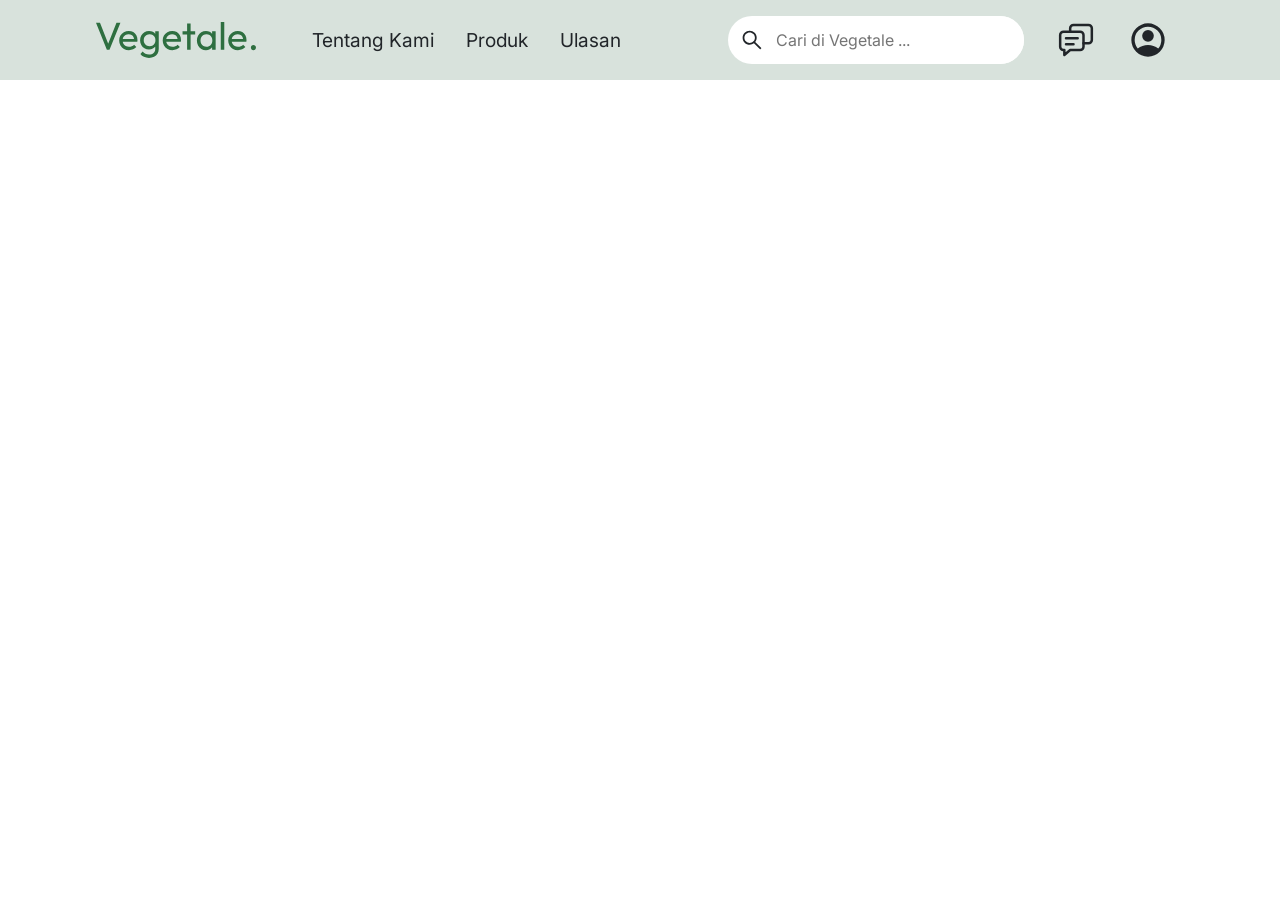
<file: index.html>
<!DOCTYPE html>
<html lang="id">
<head>
    <meta charset="UTF-8">
    <meta name="viewport" content="width=device-width, initial-scale=1.0">
    <title>Welcum a Vegetale</title>
    <link rel="stylesheet" href="style.css">
</head>
<body>
    <header>
        <nav class="navbar_wrapper">
            <div class="navbar">
                <div class="gauche_section">
                    <img src="media/Vegetaleh.svg" alt="" class="logo">
                    <ul class="button_wrapper">
                        <li><a href="">Tentang Kami</a></li>
                        <li><a href="">Produk</a></li>
                        <li><a href="">Ulasan</a></li>
                    </ul>
                </div>
                <ul class="droit_section">
                    <li><span class="material-symbols--account-circle"></span></li>
                    <li><span class="mdi-light--forum"></span></li>
                    <li>
                        <form action="" method="get" class="search_bar">
                            <div class="search_button">
                                <span class="akar-icons--search"></span>
                            </div>
                            <input type="search" name="q" id="search" class="text_input" placeholder="Cari di Vegetale ...">
                        </form>    
                    </li>
                </ul>
            </div>
        </nav>
        
    </header>
    <main>
        <section class="hero">

        </section>
    </main>
</body>
</html>
</file>
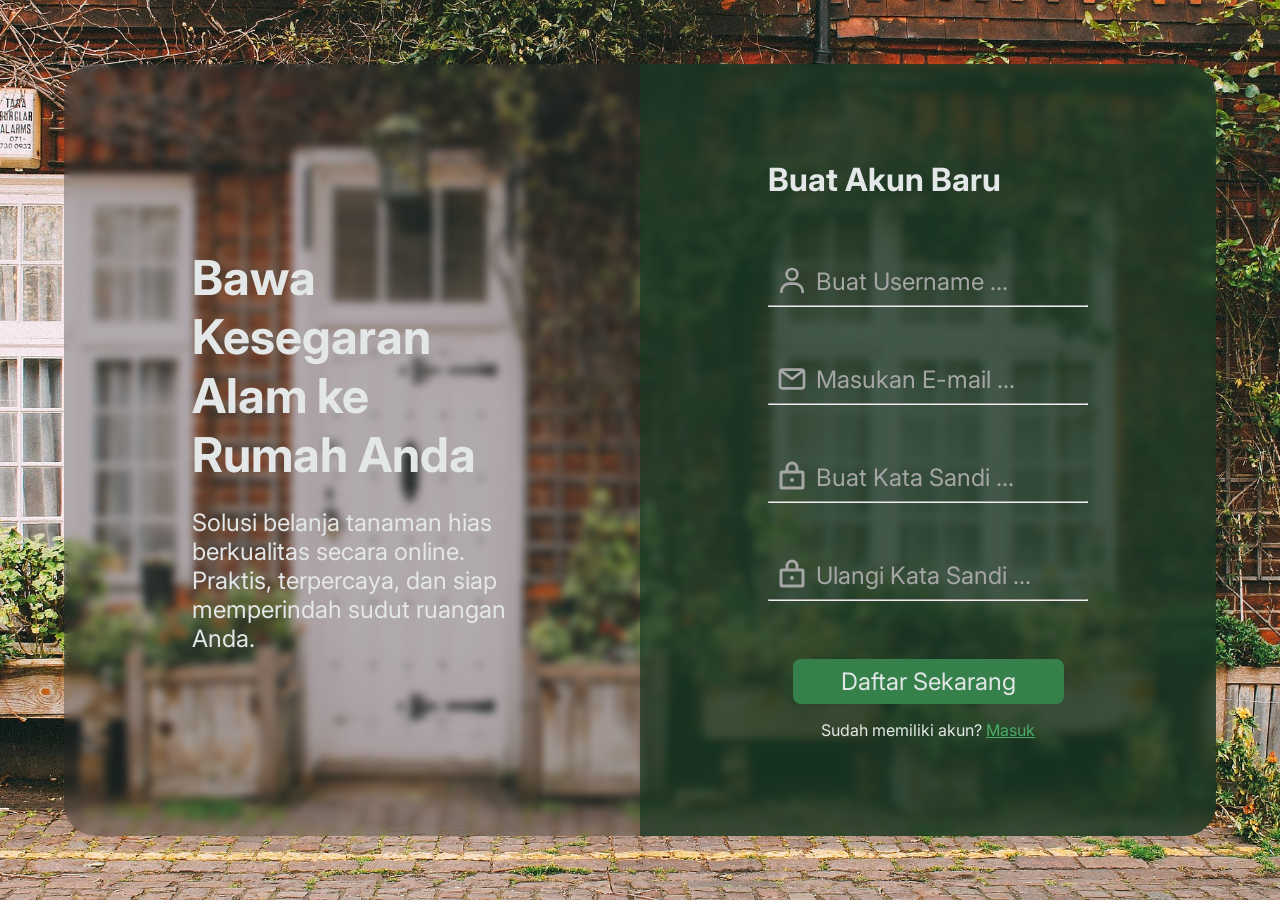
<file: register/index.html>
<!DOCTYPE html>
<html lang="en">
<head>
    <meta charset="UTF-8">
    <meta name="viewport" content="width=device-width, initial-scale=1.0">
    <title>Document</title>
</head>
<body>
    <div class="main-container">
        <div class="left-section-container">
            <div class="text-wrapper">
                <h1>Bawa Kesegaran Alam ke Rumah Anda</h1>
                <p>Solusi belanja tanaman hias berkualitas secara online. Praktis, terpercaya, dan siap memperindah sudut ruangan Anda.</p>
            </div>
        </div>
        <form action="" method="post" class="form-container">
            <h1>Buat Akun Baru</h1>
            <div class="fields-wrapper">
                <div class="field-container">
                    <div class="input-text-container">
                        <div class="icon-container">
                            <span class="bx--user"></span>
                        </div>
                        <input type="text" name="username" id="username" placeholder="Buat Username ..." required>
                    </div>
                    <hr>
                </div>
                <div class="field-container">
                    <div class="input-text-container">
                        <div class="icon-container">
                            <span class="eva--email-outline"></span>
                        </div>
                        <input type="email" name="username" id="username" placeholder="Masukan E-mail ..." required>
                    </div>
                    <hr>
                </div>
                <div class="field-container">
                    <div class="input-text-container">
                        <div class="icon-container">
                            <span class="ph--lock-bold"></span>
                        </div>
                        <input type="password" name="username" id="username" placeholder="Buat Kata Sandi ..." required>
                    </div>
                    <hr>
                </div>
                <div class="field-container">
                    <div class="input-text-container">
                        <div class="icon-container">
                            <span class="ph--lock-bold"></span>
                        </div>
                        <input type="password" name="username" id="username" placeholder="Ulangi Kata Sandi ..." required>
                    </div>
                    <hr>
                </div>
            </div>
            <div class="button-section">
                <button type="submit" class="btn-signup">Daftar Sekarang</button>
                <div class="separator"><hr><span>atau</span><hr></div>
                <button type="button" class="btn-login">Masuk</button>
                <div class="txt-login-wrapper">
                    <span>Sudah memiliki akun? <a href="https://example.com">Masuk</a></span>
                </div>
            </div>
        </form>
    </div>
    <link rel="stylesheet" href="style.css">
</body>
</html>
</file>
<file: style.css>
@import url('https://fonts.googleapis.com/css2?family=Inter:ital,opsz,wght@0,14..32,100..900;1,14..32,100..900&display=swap');

:root {
    --botanical-green: #2E6F40;
    --off-white: #E3E6E6;
    --sage-mist: #D8E2DC;
    --charcoal: #212529;
}

* {
    padding: 0;
    margin: 0;
    box-sizing: border-box;
}

html {
    font-family: "Inter", sans-serif;
    font-size: 16px;
    color: var(--charcoal);
}

body {
    min-height: 100vh;
    min-height: 100dvh;
}

.navbar_wrapper {
    display: flex;
    justify-content: center;
    background-color: var(--sage-mist);
    height: 5rem;
    top: 0;
    position: sticky;
    z-index: 1000;
    .navbar {
        max-width: 128rem;
        width: 100%;
        margin: 1rem 6rem;
        display: flex;
        justify-content: space-between;
        /* background-color: wheat; */
        .gauche_section {
            display: flex;
            /* max-width: 64rem;
            width: 48rem; */
            gap: 2.5rem;
            justify-content: space-between;
            align-items: center;
            .logo {
                height: 75%;
            }
            .button_wrapper {
                display: flex;
                li {
                    list-style: none;
                    display: flex;
                    /* align-items: center; */
                    margin: 0rem 1rem;
                }
                a {
                    color: inherit;
                    text-decoration: none;
                    font-size: 1.2rem;
                    white-space: nowrap;
                    /* text-overflow: ellipsis; */
                    overflow: hidden;
                }
            }
        }
        .droit_section {
            display: flex;
            flex-direction: row-reverse;
            max-width: 48rem;
            width: 100%;
            /* justify-content: space-between; */
            /* gap: 4rem; */
            font-size: 32px;
            list-style: none;
            /* align-items: center; */
            li {
                display: flex;
                align-items: center;
                margin: 0rem 1rem;
                font-size: 2.5rem;
                width: max-content;
            }
        }
    }
}

.search_bar {
    font-size: 1rem;
    background-color: white;
    min-width: 16rem;
    width: 100%;
    border-radius: 2rem;
    overflow: hidden;
    display: flex;
    align-items: center;
    /* height: fit-content; */
    height: 100%;
    .search_button {
        border-radius: 0;
        border: transparent;
        display: flex;
        justify-content: center;
        align-items: center;
        font-size: 1.5rem;
        aspect-ratio: 1 / 1;
        height: 100%;
        padding: 0.7rem;
        /* background-color: #212529; */
    }
    .text_input {
        width: 100%;
        height: 100%;
        border: none;
        font: inherit;
    }
}

.material-symbols--account-circle {
  display: inline-block;
  /* aspect-ratio: 1 / 1; */
  width: 1em;
  height: 1em;
  --svg: url("data:image/svg+xml,%3Csvg xmlns='http://www.w3.org/2000/svg' viewBox='0 0 24 24'%3E%3Cpath fill='black' d='M5.85 17.1q1.275-.975 2.85-1.537T12 15t3.3.563t2.85 1.537q.875-1.025 1.363-2.325T20 12q0-3.325-2.337-5.663T12 4T6.337 6.338T4 12q0 1.475.488 2.775T5.85 17.1m3.663-5.113Q8.5 10.976 8.5 9.5t1.013-2.488T12 6t2.488 1.013T15.5 9.5t-1.012 2.488T12 13t-2.488-1.012M12 22q-2.075 0-3.9-.788t-3.175-2.137T2.788 15.9T2 12t.788-3.9t2.137-3.175T8.1 2.788T12 2t3.9.788t3.175 2.137T21.213 8.1T22 12t-.788 3.9t-2.137 3.175t-3.175 2.138T12 22'/%3E%3C/svg%3E");
  background-color: currentColor;
  -webkit-mask-image: var(--svg);
  mask-image: var(--svg);
  -webkit-mask-repeat: no-repeat;
  mask-repeat: no-repeat;
  -webkit-mask-size: 100% 100%;
  mask-size: 100% 100%;
}
.mdi-light--forum {
  display: inline-block;
  width: 1em;
  height: 1em;
  --svg: url("data:image/svg+xml,%3Csvg xmlns='http://www.w3.org/2000/svg' viewBox='0 0 24 24'%3E%3Cg fill='none' stroke='black' stroke-linecap='round' stroke-linejoin='round' stroke-width='1.5'%3E%3Cpath d='M4.5 7h10a2 2 0 0 1 2 2v7a2 2 0 0 1-2 2h-6L5 21v-3h-.5a2 2 0 0 1-2-2V9a2 2 0 0 1 2-2'/%3E%3Cpath d='M8.5 7V5a2 2 0 0 1 2-2h9a2 2 0 0 1 2 2v7a2 2 0 0 1-2 2h-3M6 11h7m-7 3.5h4.5'/%3E%3C/g%3E%3C/svg%3E");
  background-color: currentColor;
  -webkit-mask-image: var(--svg);
  mask-image: var(--svg);
  -webkit-mask-repeat: no-repeat;
  mask-repeat: no-repeat;
  -webkit-mask-size: 100% 100%;
  mask-size: 100% 100%;
}
.bytesize--cart {
  display: inline-block;
  aspect-ratio: 1 / 1;
  width: auto;
  height: 100%;
  --svg: url("data:image/svg+xml,%3Csvg xmlns='http://www.w3.org/2000/svg' viewBox='0 0 32 32'%3E%3Cg fill='none' stroke='black' stroke-linecap='round' stroke-linejoin='round' stroke-width='2'%3E%3Cpath d='M6 6h24l-3 13H9m18 4H10L5 2H2'/%3E%3Ccircle cx='25' cy='27' r='2'/%3E%3Ccircle cx='12' cy='27' r='2'/%3E%3C/g%3E%3C/svg%3E");
  background-color: currentColor;
  -webkit-mask-image: var(--svg);
  mask-image: var(--svg);
  -webkit-mask-repeat: no-repeat;
  mask-repeat: no-repeat;
  -webkit-mask-size: 100% 100%;
  mask-size: 100% 100%;
}
.akar-icons--search {
  display: inline-block;
  /* aspect-ratio: 1 / 1; */
  width: 1em;
  height: 1em;
  --svg: url("data:image/svg+xml,%3Csvg xmlns='http://www.w3.org/2000/svg' viewBox='0 0 1024 1024'%3E%3Cpath fill='black' d='M909.6 854.5L649.9 594.8C690.2 542.7 712 479 712 412c0-80.2-31.3-155.4-87.9-212.1S492.1 112 412 112s-155.5 31.3-212.1 87.9C143.2 256.5 112 331.8 112 412c0 80.1 31.3 155.5 87.9 212.1C256.5 680.8 331.8 712 412 712c67 0 130.6-21.8 182.7-62l259.7 259.6a8.2 8.2 0 0 0 11.6 0l43.6-43.5a8.2 8.2 0 0 0 0-11.6M570.4 570.4C528 612.7 471.8 636 412 636s-116-23.3-158.4-65.6C211.3 528 188 471.8 188 412s23.3-116.1 65.6-158.4C296 211.3 352.2 188 412 188s116.1 23.2 158.4 65.6S636 352.2 636 412s-23.3 116.1-65.6 158.4'/%3E%3C/svg%3E");
  background-color: currentColor;
  -webkit-mask-image: var(--svg);
  mask-image: var(--svg);
  -webkit-mask-repeat: no-repeat;
  mask-repeat: no-repeat;
  -webkit-mask-size: 100% 100%;
  mask-size: 100% 100%;
}
</file>
<file: register/style.css>
@import url('https://fonts.googleapis.com/css2?family=Inter:ital,opsz,wght@0,14..32,100..900;1,14..32,100..900&display=swap');

.form-container .txt-login-wrapper {
    display: none;
}

* {
    padding: 0;
    margin: 0;
    box-sizing: border-box;
}

html, body {
    font-size: 16px;
    color: hsl(180, 6%, 90%);
    font-family: "Inter", sans-serif;
}

body {
    min-width: 100%;
    background: url("../media/pexels-enisahalidi-17735286.jpg") center no-repeat;
    background-size: cover;
    min-height: 100dvh; /*biar tidak mengecil kalau ada virtual floating keyboard*/
    min-height: 100vh;
    overflow-y: auto;
    align-content: end;
}

.left-section-container {
    display: none;
}

.form-container {
    max-width: 100%;
    height: 70vh;
    border-radius: 2rem 2rem 0 0;
    background-color: hsla(138, 41%, 16%, 0.72);
    backdrop-filter: blur(4px);
    display: flex;
    flex-direction: column;
    padding: 2.5rem 2rem;
    align-items: center;
    justify-content: space-between;
}

h1 {
    color: hsl(180, 6%, 90%);
}

.fields-wrapper {
    width: 100%;
    display: flex;
    flex-direction: column;
    gap: 2rem;
}

.field-container {
    width: 100%;
    min-height: 2rem;
    /* background-color: aliceblue; */
    display: flex;
    flex-direction: column;
    /* border: 2px solid #ccc; */
}

.field-container hr {
    color: hsla(0, 0%, 50%, 1);
}

.input-text-container {
    display: flex;
    width: 100%;
    height: 100%;
    align-items: center;
    justify-content: center;
    /* height: fit-content; */
    /* border: 1px solid #ccc; */
    /* background-color: aqua; */
}

.input-text-container input {
    appearance: none;
    width: 100%;
    background-color: transparent;
    border: transparent;
    font-family: inherit;
    font-size: 1rem;
    color: hsl(180, 6%, 90%);
    /* background-color: red; */
}

.input-text-container input::placeholder {
    color: hsla(0, 0%, 65%, 1);
}

.input-text-container input:focus {
    outline: transparent;
}

.icon-container {
    /* width: 3rem;
    height: 100%; */
    font-size: 1.5rem;
    display: flex;
    padding: 0.5rem;
    /* margin: 0 auto; */
    align-items: center;
    justify-content: center;
    color: hsla(0, 0%, 65%, 1);
    /* padding: ; */
    /* background-color: aqua; */
}

.button-section {
    display: flex;
    flex-direction: column;
    align-items: center;
    gap: 1rem;
    width: 100%;
}

.btn-signup {
    width: 100%;
    min-height: 2.5rem;
    appearance: none;
    border: transparent;
    background-color: hsl(137, 41%, 36%);
    border-radius: 0.5rem;
    font-size: inherit;
    font-family: inherit;
    color: #E3E6E6;
}

.separator {
    display: flex;
    width: 100%;
    /* background-color: aqua; */
    justify-content: center;
    align-items: center;
    gap: 0.5rem;
    color: hsla(0, 0%, 65%, 1);
}

.separator hr {
    height: 1px;
    width: 100%;
    color: hsla(0, 0%, 50%, 1);
}

.btn-login {
    width: 100%;
    min-height: 2.5rem;
    appearance: none;
    border: 2px solid hsla(0, 0%, 65%, 1);
    background-color: transparent;
    border-radius: 0.5rem;
    font-size: inherit;
    font-family: inherit;
    color: #E3E6E6;
}

@media screen and (min-width: 768px) {
    body {
        background: url("../media/stocksnap-house-2606818_1920.jpg") center no-repeat;
        background-size: cover;
        display: flex;
        align-items: center;
        justify-content: center;
        height: 100vh;
        padding: 4rem 4rem;
    }
    .main-container {
        background-color: hsla(210, 11%, 15%, 0.32);
        border-radius: 2rem;
        display: flex;
        /* background-color: aliceblue; */
        overflow: hidden;
        backdrop-filter: blur(4px);
        width: 100%;
        height: 100%;
        /* margin: 4rem 2rem; */
    }
    .left-section-container {
        width: 100%;
        display: flex;
        flex-direction: column;
        justify-content: center;
        padding: 6rem 8rem;
    }
    .left-section-container .text-wrapper {
        display: flex;
        flex-direction: column;
        gap: 1.5rem;
    }
    .text-wrapper h1 {
        font-size: 3rem;
    }
    .text-wrapper p {
        font-size: 1.5rem;
    }
    .form-container {
        width: 100%;
        backdrop-filter: none;
        border-radius: 0;
        height: 100%;
        align-items: start;
        padding: 6rem 8rem;
    }
    .form-container h1 {
        font-size: 2rem;
    }
    .fields-wrapper {
        gap: 3rem;
    }
    .field-container input {
        font-size: 1.5rem;
    }
    .icon-container {
        font-size: 2rem;
        /* width: 3rem; */
        /* height: 3rem; */
        /* font-size: 2rem; */
    }
    .btn-signup {
        width: fit-content;
        height: fit-content;
        padding: 0.5rem 3rem;
        font-size: 1.5rem;
    }
    .form-container .separator, .btn-login {
        display: none;
    }
    .form-container .txt-login-wrapper {
        display: flex;
        width: 100%;
        justify-content: center;
    }
    .txt-login-wrapper a {
        font-style: normal;
        font-variant: none;
        color: hsl(137, 41%, 48%);
    }
}

/* ICONS */
.bx--user {
  display: inline-block;
  width: 1em;
  height: 1em;
  --svg: url("data:image/svg+xml,%3Csvg xmlns='http://www.w3.org/2000/svg' viewBox='0 0 24 24'%3E%3Cpath fill='black' d='M12 2a5 5 0 1 0 5 5a5 5 0 0 0-5-5m0 8a3 3 0 1 1 3-3a3 3 0 0 1-3 3m9 11v-1a7 7 0 0 0-7-7h-4a7 7 0 0 0-7 7v1h2v-1a5 5 0 0 1 5-5h4a5 5 0 0 1 5 5v1z'/%3E%3C/svg%3E");
  background-color: currentColor;
  -webkit-mask-image: var(--svg);
  mask-image: var(--svg);
  -webkit-mask-repeat: no-repeat;
  mask-repeat: no-repeat;
  -webkit-mask-size: 100% 100%;
  mask-size: 100% 100%;
}

.eva--email-outline {
  display: inline-block;
  width: 1em;
  height: 1em;
  --svg: url("data:image/svg+xml,%3Csvg xmlns='http://www.w3.org/2000/svg' viewBox='0 0 24 24'%3E%3Cpath fill='black' d='M19 4H5a3 3 0 0 0-3 3v10a3 3 0 0 0 3 3h14a3 3 0 0 0 3-3V7a3 3 0 0 0-3-3m-.67 2L12 10.75L5.67 6ZM19 18H5a1 1 0 0 1-1-1V7.25l7.4 5.55a1 1 0 0 0 .6.2a1 1 0 0 0 .6-.2L20 7.25V17a1 1 0 0 1-1 1'/%3E%3C/svg%3E");
  background-color: currentColor;
  -webkit-mask-image: var(--svg);
  mask-image: var(--svg);
  -webkit-mask-repeat: no-repeat;
  mask-repeat: no-repeat;
  -webkit-mask-size: 100% 100%;
  mask-size: 100% 100%;
}

.ph--lock-bold {
  display: inline-block;
  width: 1em;
  height: 1em;
  --svg: url("data:image/svg+xml,%3Csvg xmlns='http://www.w3.org/2000/svg' viewBox='0 0 256 256'%3E%3Cpath fill='black' d='M208 76h-28V56a52 52 0 0 0-104 0v20H48a20 20 0 0 0-20 20v112a20 20 0 0 0 20 20h160a20 20 0 0 0 20-20V96a20 20 0 0 0-20-20M100 56a28 28 0 0 1 56 0v20h-56Zm104 148H52V100h152Zm-60-52a16 16 0 1 1-16-16a16 16 0 0 1 16 16'/%3E%3C/svg%3E");
  background-color: currentColor;
  -webkit-mask-image: var(--svg);
  mask-image: var(--svg);
  -webkit-mask-repeat: no-repeat;
  mask-repeat: no-repeat;
  -webkit-mask-size: 100% 100%;
  mask-size: 100% 100%;
}
</file>
